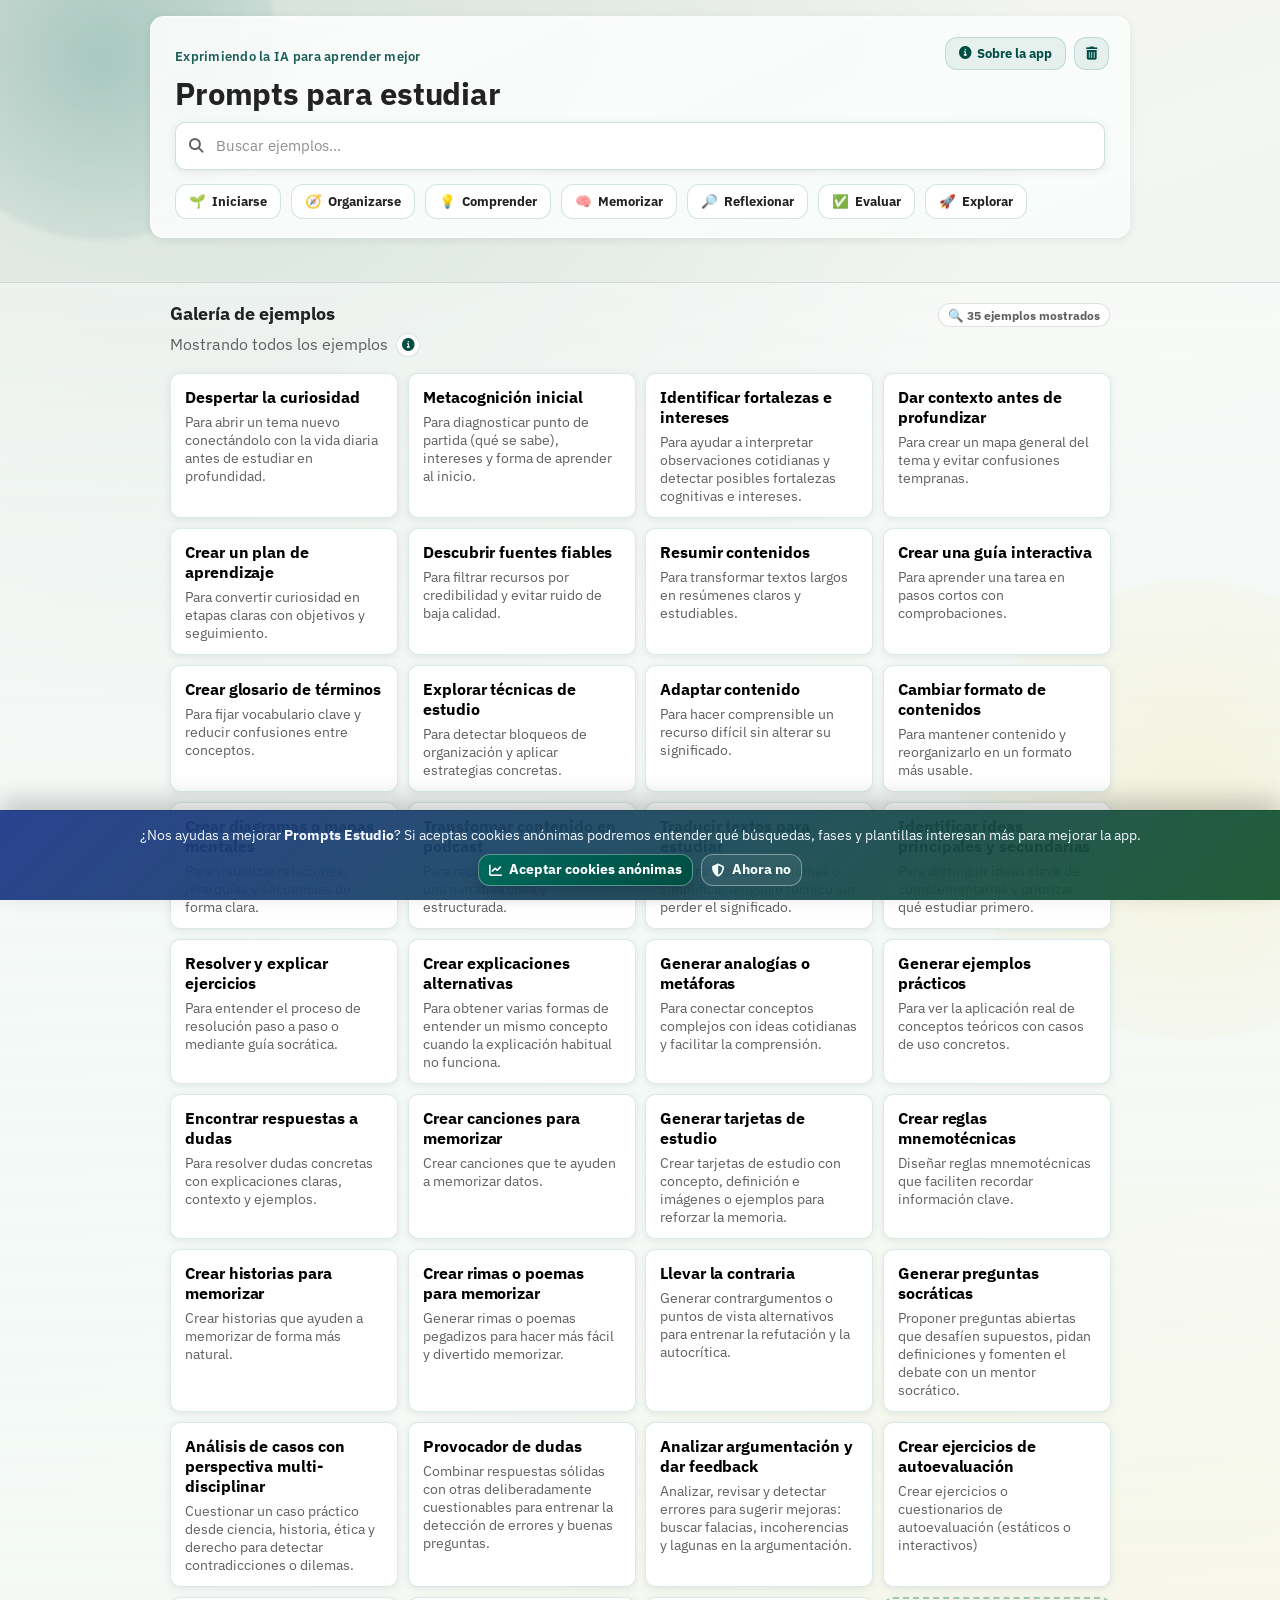
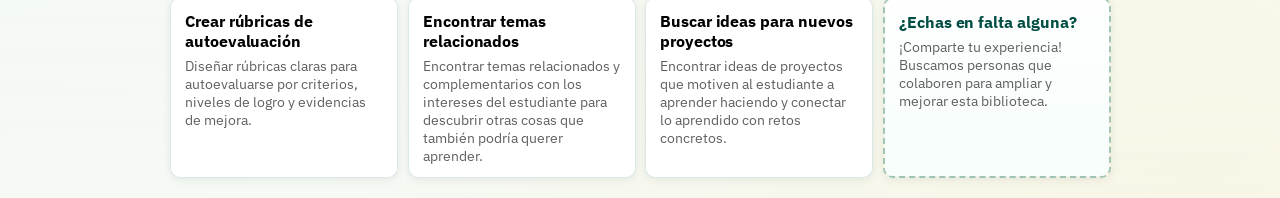
<file: index.html>
<!doctype html>
<html lang="es">
  <head>
    <meta charset="UTF-8" />
    <meta name="viewport" content="width=device-width, initial-scale=1.0" />
    <title>Redirigiendo a la app…</title>
    <meta http-equiv="refresh" content="0; url=app/" />
    <link rel="canonical" href="app/" />
    <script>
      window.location.replace("app/");
    </script>
  </head>
  <body>
    <p>
      Redirigiendo a <a href="app/">app/</a>...
    </p>
  </body>
</html>
</file>
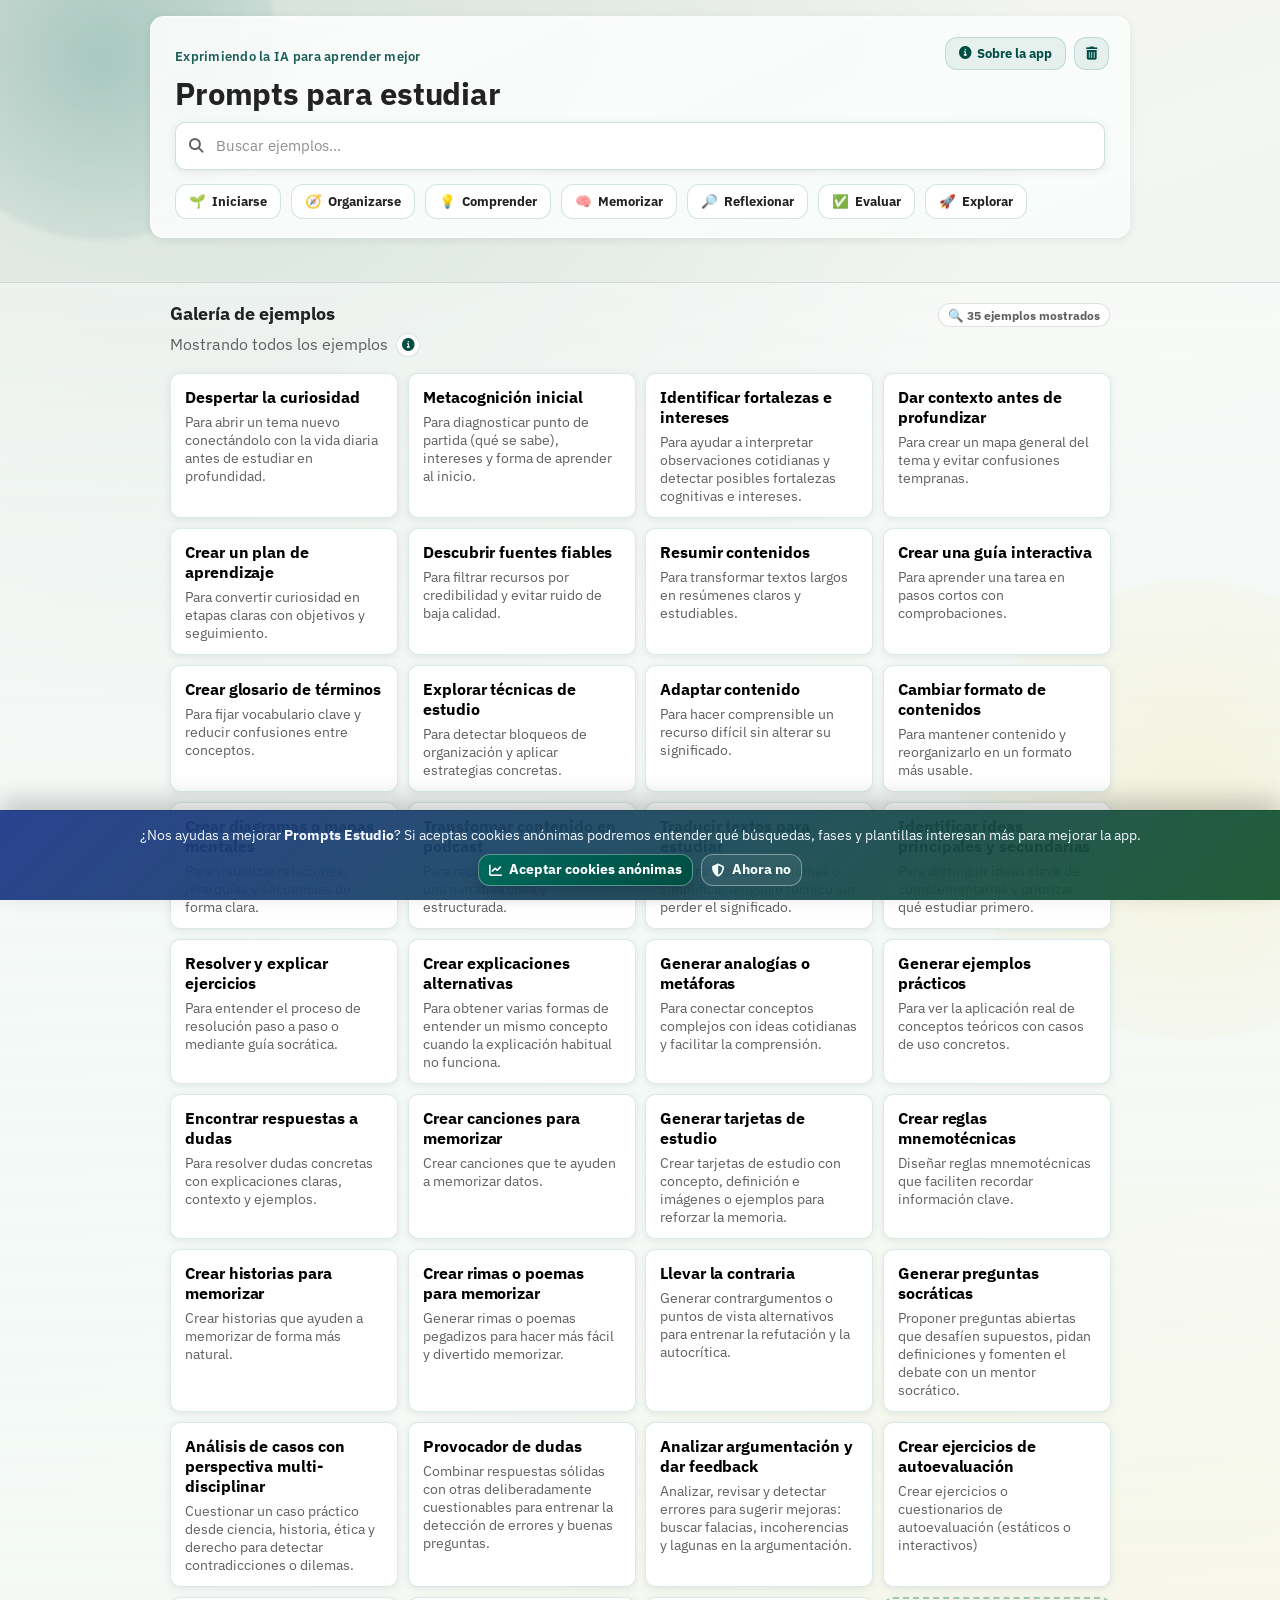
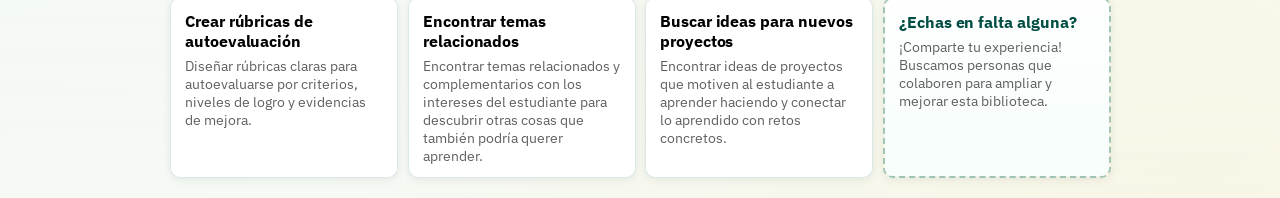
<file: app/index.html>
<!doctype html>
<html lang="es">
  <head>
    <meta charset="UTF-8" />
    <meta name="viewport" content="width=device-width, initial-scale=1.0" />
    <meta
      name="description"
      content="Biblioteca de prompts para estudiar con IA, organizada por fases del aprendizaje, con ejemplos prácticos para alumnado, familias y docentes."
    />
    <meta property="og:type" content="website" />
    <meta property="og:title" content="Prompts Estudio" />
    <meta
      property="og:description"
      content="Biblioteca de prompts para estudiar con IA, organizada por fases del aprendizaje, con ejemplos prácticos para alumnado, familias y docentes."
    />
    <meta
      property="og:image"
      content="https://www.rauljimenez.info/biblioteca-de-prompts-para-estudiar-con-ia/app/assets/social/og-image.jpg"
    />
    <meta property="og:image:width" content="1200" />
    <meta property="og:image:height" content="630" />
    <meta property="og:image:alt" content="Prompts Estudio: prompts para estudiar con IA por fases del aprendizaje." />
    <meta
      property="og:url"
      content="https://www.rauljimenez.info/biblioteca-de-prompts-para-estudiar-con-ia/app/"
    />
    <meta name="twitter:card" content="summary_large_image" />
    <meta name="twitter:title" content="Prompts Estudio" />
    <meta
      name="twitter:description"
      content="Biblioteca de prompts para estudiar con IA, organizada por fases del aprendizaje, con ejemplos prácticos para alumnado, familias y docentes."
    />
    <meta
      name="twitter:image"
      content="https://www.rauljimenez.info/biblioteca-de-prompts-para-estudiar-con-ia/app/assets/social/og-image.jpg"
    />
    <meta name="twitter:image:alt" content="Prompts Estudio: prompts para estudiar con IA por fases del aprendizaje." />
    <meta name="theme-color" content="#00695c" />
    <meta name="mobile-web-app-capable" content="yes" />
    <meta name="apple-mobile-web-app-capable" content="yes" />
    <meta name="apple-mobile-web-app-title" content="Prompts Estudio" />
    <title>Prompts Estudio</title>
    <link rel="manifest" href="manifest.webmanifest" />
    <link rel="icon" type="image/png" sizes="16x16" href="assets/icons/favicon-16.png" />
    <link rel="icon" type="image/png" sizes="32x32" href="assets/icons/favicon-32.png" />
    <link rel="apple-touch-icon" sizes="180x180" href="assets/icons/apple-touch-icon.png" />
    <link rel="preconnect" href="https://fonts.googleapis.com" />
    <link rel="preconnect" href="https://fonts.gstatic.com" crossorigin />
    <link href="https://fonts.googleapis.com/css2?family=IBM+Plex+Sans:wght@400;500;600;700&display=swap" rel="stylesheet" />
    <link
      rel="stylesheet"
      href="https://cdnjs.cloudflare.com/ajax/libs/font-awesome/6.7.2/css/all.min.css"
      integrity="sha512-Evv84Mr4kqVGRNSgIGL/F/aIDqQb7xQ2vcrdIwxfjThSH8CSR7PBEakCr51Ck+w+/U6swU2Im1vVX0SVk9ABhg=="
      crossorigin="anonymous"
      referrerpolicy="no-referrer"
    />
    <link rel="stylesheet" href="styles.css" />
  </head>
  <body>
    <div class="background-shape shape-a"></div>
    <div class="background-shape shape-b"></div>
    <div id="install-hello-bar" class="install-hello-bar hidden" role="region" aria-label="Instalar aplicación">
      <p id="install-hello-text">
        Puedes instalar <strong>Prompts Estudio</strong> para acceder más rápido desde tu dispositivo. Además,
        funcionará incluso sin conexión a Internet. Si cierras este aviso, podrás instalarla más tarde desde
        <strong>Sobre la app</strong>.
      </p>
      <div class="install-hello-actions">
        <button id="install-from-bar-button" class="install-primary-button" type="button">
          <i class="fa-solid fa-download icon-inline" aria-hidden="true"></i>
          Instalar app
        </button>
        <button id="install-hello-dismiss-button" class="install-ghost-button" type="button">
          <i class="fa-solid fa-xmark icon-inline" aria-hidden="true"></i>
          Cerrar aviso
        </button>
      </div>
    </div>
    <div id="update-hello-bar" class="update-hello-bar hidden" role="status" aria-live="polite">
      <p>
        Hay una nueva versión disponible. Actualiza para aplicar mejoras y cargar los últimos estilos.
      </p>
      <div class="update-hello-actions">
        <button id="update-now-button" class="install-primary-button" type="button">
          <i class="fa-solid fa-rotate-right icon-inline" aria-hidden="true"></i>
          Actualizar ahora
        </button>
        <button id="update-dismiss-button" class="install-ghost-button" type="button">
          <i class="fa-solid fa-xmark icon-inline" aria-hidden="true"></i>
          Más tarde
        </button>
      </div>
    </div>
    <div id="cookie-consent-bar" class="cookie-consent-bar hidden" role="region" aria-label="Cookies anónimas">
      <p>
        ¿Nos ayudas a mejorar <strong>Prompts Estudio</strong>? Si aceptas cookies anónimas podremos entender qué
        búsquedas, fases y plantillas interesan más para mejorar la app.
      </p>
      <div class="cookie-consent-actions">
        <button id="cookie-accept-button" class="install-primary-button" type="button">
          <i class="fa-solid fa-chart-line icon-inline" aria-hidden="true"></i>
          Aceptar cookies anónimas
        </button>
        <button id="cookie-reject-button" class="install-ghost-button" type="button">
          <i class="fa-solid fa-shield-halved icon-inline" aria-hidden="true"></i>
          Ahora no
        </button>
      </div>
    </div>

    <header class="hero">
      <div class="hero-actions">
        <button id="about-button" class="hero-action-link" type="button">
          <i class="fa-solid fa-circle-info icon-inline" aria-hidden="true"></i>
          Sobre la app
        </button>
        <button id="clear-data-button" class="hero-action-link hero-action-link--danger" type="button" aria-label="Gestionar datos guardados">
          <i class="fa-solid fa-trash-can" aria-hidden="true"></i>
        </button>
      </div>
      <p class="eyebrow">Exprimiendo la IA para aprender mejor</p>
      <h1><a class="home-link" href="./index.html">Prompts para estudiar</a></h1>
      <div class="search-bar">
        <i class="fa-solid fa-magnifying-glass search-bar-icon" aria-hidden="true"></i>
        <input
          id="search-input"
          class="search-input"
          type="search"
          placeholder="Buscar ejemplos…"
          aria-label="Buscar ejemplos"
          autocomplete="off"
        />
        <button id="search-clear" class="search-clear hidden" type="button" aria-label="Limpiar búsqueda">
          <i class="fa-solid fa-xmark" aria-hidden="true"></i>
        </button>
      </div>
      <div id="phase-radios" class="phase-radios" role="radiogroup" aria-label="Fase del aprendizaje"></div>
      <div class="phase-select-wrap">
        <label class="phase-select-label" for="phase-select">Fase del aprendizaje</label>
        <select id="phase-select" class="phase-select" aria-label="Fase del aprendizaje"></select>
      </div>
      <div id="search-phase-notice" class="search-phase-notice hidden" aria-live="polite"></div>
    </header>

    <main class="layout">
      <button
        id="panel-toggle-button"
        class="panel-toggle-button hidden"
        type="button"
        aria-expanded="true"
        aria-label="Ocultar panel"
        title="Ocultar panel"
      >
        <i class="fa-solid fa-xmark" aria-hidden="true"></i>
        <span class="sr-only">Ocultar panel</span>
      </button>

      <section id="panel-right" class="panel panel-right is-hidden">
        <article id="example-view" class="example-view">
          <h2>Selecciona un ejemplo</h2>
          <p>El detalle aparecerá aquí cuando pulses una tarjeta.</p>
        </article>

        <section id="detail-tabs" class="tabs-wrap hidden" aria-live="polite">
          <section id="tab-summary" class="tab-panel active"></section>

          <section id="summary-template" class="summary-template">
            <div class="editor-head">
              <h3>Plantilla editable</h3>
              <div class="editor-actions">
                <button id="wizard-toggle-button" class="wizard-toggle-button hidden" type="button">
                  <i class="fa-solid fa-wand-magic-sparkles icon-inline" aria-hidden="true"></i>
                  <span id="wizard-toggle-label">Activar modo guiado</span>
                </button>
                <button id="adjustments-toggle-button" class="wizard-toggle-button hidden" type="button">
                  <i class="fa-solid fa-sliders icon-inline" aria-hidden="true"></i>
                  <span>Ideas de personalización</span>
                </button>
              </div>
            </div>
            <section id="prompt-adjustments" class="prompt-adjustments hidden is-collapsed" aria-hidden="true"></section>
            <div id="wizard-panel" class="wizard-panel hidden" aria-live="polite">
              <div class="wizard-panel-actions">
                <button
                  id="clear-data-wizard-button"
                  class="wizard-clear-button"
                  type="button"
                  aria-label="Borrar datos guardados"
                  title="Borrar datos guardados"
                >
                  <i class="fa-solid fa-trash-can" aria-hidden="true"></i>
                  <span>Borrar datos</span>
                </button>
              </div>
              <div id="wizard-fields" class="wizard-fields"></div>
            </div>
            <textarea id="prompt-textarea" spellcheck="false"></textarea>
            <details id="chatbot-selector" class="chatbot-selector">
              <summary id="chatbot-selector-summary" class="chatbot-selector-summary">
                <span>
                  Chatbot seleccionado: <strong id="chatbot-selected-label">ChatGPT</strong>
                </span>
                <span class="chatbot-selector-change">Cambiar chatbot</span>
              </summary>
              <div id="chatbot-options" class="chatbot-options" role="radiogroup" aria-label="Selecciona un chatbot"></div>
            </details>
            <p id="chatbot-manual-help" class="chatbot-manual-help hidden">
              Este chatbot requiere pegado manual. Al pulsar el botón se abrirá su web y se intentará copiar la plantilla al portapapeles.
            </p>
            <button id="copy-button" type="button">
              <i class="fa-regular fa-copy icon-inline" aria-hidden="true"></i>
              <span id="copy-button-label">Abrir en ChatGPT</span>
            </button>
            <p id="copy-feedback" class="copy-feedback hidden" role="status" aria-live="polite"></p>
          </section>
        </section>

        <section id="collaboration-bar" class="collaboration-bar hidden" aria-label="Colaborar con mejoras">
          <details class="collab-socials">
            <summary class="collab-button">
              <i class="fa-regular fa-lightbulb icon-inline" aria-hidden="true"></i>
              Sugerir mejora
            </summary>
            <div id="collab-menu-links" class="collab-social-links"></div>
          </details>
          <details class="collab-socials">
            <summary class="collab-button">
              <i class="fa-solid fa-hashtag icon-inline" aria-hidden="true"></i>
              Compartir por redes sociales
            </summary>
            <div id="collab-social-links" class="collab-social-links"></div>
          </details>
        </section>
      </section>
    </main>

    <footer class="cards-footer-wrap">
      <div class="cards-footer-inner">
        <div class="gallery-head">
          <h2 id="gallery-title">Galería de ejemplos</h2>
          <span id="examples-count" class="examples-count" aria-live="polite"></span>
        </div>
        <p id="gallery-description" class="gallery-description" aria-live="polite"></p>
        
        <div id="example-cards-footer" class="cards cards-footer" aria-live="polite"></div>
      </div>
    </footer>

    <footer class="app-about-footer-mobile" aria-label="Información de la aplicación">
      <button id="about-button-mobile" class="app-about-footer-link" type="button">
        <i class="fa-solid fa-circle-info icon-inline" aria-hidden="true"></i>
        Sobre esta aplicación
      </button>
    </footer>

    <div id="about-modal" class="modal hidden" role="dialog" aria-modal="true" aria-labelledby="about-modal-title">
      <div class="modal-dialog">
        <div class="modal-head">
          <h2 id="about-modal-title">Sobre esta app</h2>
          <button id="about-close-button" class="modal-close" type="button" aria-label="Cerrar ventana">
            <i class="fa-solid fa-xmark" aria-hidden="true"></i>
          </button>
        </div>
        <div class="modal-body">
          <p><strong>Instrucciones</strong></p>
          <ol>
            <li>Elige una fase del aprendizaje (opcional)</li>
            <li>Selecciona un ejemplo</li>
            <li>Adapta la plantilla antes de copiarla en tu IA favorita</li>
          </ol>
          <p><strong>Origen del proyecto</strong></p>
          <p>
            Este proyecto ha sido creado originalmente por <a href="https://links.rauljimenez.info" target="_blank" rel="noopener noreferrer"></a>Raúl Jiménez Ortega</a>, motivado por la colaboración con el <a href="https://linktr.ee/podcastiayeducacion">Podcast IA y educación</a> y el <a href="https://www.ampanovaschoolalmeria.org/">AMPA de Novaschool Almería</a>.
          </p>
          <p>Ahora se buscan personas que quieran colaborar para mejorarlo y ampliarlo.</p>
          <p>Si te interesa o conoces a alguna personas que pueda estar interesada, no dudes en <a href="https://links.rauljimenez.info">ponerte en contacto</a>.</p>
          <p><strong>Instalar en móvil</strong></p>
          <p id="install-help-text">
            Puedes instalar la app en cualquier momento desde este botón. Si no está disponible todavía, aparecerá cuando el navegador lo permita.
          </p>
          <button id="install-from-modal-button" class="install-primary-button" type="button">Instalar Prompts Estudio</button>
          <p id="install-feedback" class="install-feedback hidden" role="status" aria-live="polite"></p>
          <p><strong>Privacidad y métricas</strong></p>
          <p>
            Puedes cambiar en cualquier momento tu preferencia de cookies anónimas para ayudarnos a mejorar la experiencia.
          </p>
          <button id="cookie-preferences-button" class="install-ghost-button modal-cookie-button" type="button">
            Cambiar preferencia de cookies
          </button>
        </div>
      </div>
    </div>

    <div id="unfilled-warning-modal" class="modal hidden" role="dialog" aria-modal="true" aria-labelledby="unfilled-warning-title">
      <div class="modal-dialog">
        <div class="modal-head">
          <h2 id="unfilled-warning-title">Plantilla sin personalizar</h2>
          <button id="unfilled-warning-close" class="modal-close" type="button" aria-label="Cerrar ventana">
            <i class="fa-solid fa-xmark" aria-hidden="true"></i>
          </button>
        </div>
        <div class="modal-body">
          <p>Esta plantilla todavía tiene <strong id="unfilled-count"></strong> sin rellenar. El chatbot intentará responder a la plantilla tal como está, lo que puede dar resultados genéricos.</p>
          <label class="wizard-skip-label">
            <input type="checkbox" id="unfilled-warning-skip-checkbox">
            No volver a mostrar este aviso
          </label>
          <div class="modal-footer-actions">
            <button id="unfilled-continue-editing" class="install-ghost-button" type="button">Seguir editando</button>
            <button id="unfilled-proceed" class="install-primary-button" type="button">Enviar de todas formas</button>
          </div>
        </div>
      </div>
    </div>

    <div id="clear-data-modal" class="modal hidden" role="dialog" aria-modal="true" aria-labelledby="clear-data-modal-title">
      <div class="modal-dialog">
        <div class="modal-head">
          <h2 id="clear-data-modal-title">Datos guardados en este dispositivo</h2>
          <button id="clear-data-close" class="modal-close" type="button" aria-label="Cerrar ventana">
            <i class="fa-solid fa-xmark" aria-hidden="true"></i>
          </button>
        </div>
        <div class="modal-body">
          <p>Para ahorrarte tiempo, la app recuerda automáticamente los campos que rellenas en el modo guiado. Así, si abres otra plantilla que tenga el mismo campo, lo encontrarás ya relleno.</p>
          <p><strong>Campos guardados actualmente:</strong></p>
          <ul id="clear-data-fields-list" class="saved-fields-list"></ul>
          <p class="clear-data-note clear-data-note--privacy">
            <i class="fa-solid fa-lock icon-inline" aria-hidden="true"></i>
            <strong>Solo en este dispositivo.</strong> Estos datos se guardan únicamente en esta aplicación y en este dispositivo. No se envían a ningún servidor ni se comparten con nadie.
          </p>
          <p class="clear-data-note clear-data-note--warning">
            <i class="fa-solid fa-circle-exclamation icon-inline" aria-hidden="true"></i>
            <strong>Si los eliminas,</strong> tendrás que volver a rellenar esos campos la próxima vez que uses el modo guiado.
          </p>
          <p id="clear-data-scope-note" class="clear-data-note clear-data-note--scope hidden"></p>
          <p id="clear-data-shared-note" class="clear-data-note clear-data-note--shared hidden"></p>
          <div class="modal-footer-actions">
            <button id="clear-data-cancel" class="install-ghost-button" type="button">Cancelar</button>
            <button id="clear-data-current" class="install-primary-button clear-data-confirm-btn clear-data-confirm-btn--soft hidden" type="button">
              <i class="fa-solid fa-eraser icon-inline" aria-hidden="true"></i>
              Solo esta plantilla
            </button>
            <button id="clear-data-confirm" class="install-primary-button clear-data-confirm-btn" type="button">
              <i class="fa-solid fa-trash-can icon-inline" aria-hidden="true"></i>
              Todas las plantillas
            </button>
          </div>
        </div>
      </div>
    </div>

    <script src="script.js" type="module"></script>
  </body>
</html>
</file>
<file: app/styles.css>
:root {
  --bg: #f8f5ef;
  --panel: rgba(255, 255, 255, 0.92);
  --surface: #ffffff;
  --surface-soft: #f6fbf9;
  --text: #222222;
  --muted: #5f5f5f;
  --brand: #00695c;
  --brand-strong: #004d43;
  --border: rgba(34, 34, 34, 0.13);
  --radius: 14px;
  --radius-sm: 8px;
  --radius-md: 10px;
  --radius-lg: 14px;
  --radius-pill: 12px;
  --shadow-1: 0 2px 8px rgba(0, 0, 0, 0.08);
  --shadow-2: 0 8px 24px rgba(0, 0, 0, 0.1);
  --shadow-3: 0 14px 34px rgba(0, 0, 0, 0.13);
  --focus-ring: 0 0 0 4px rgba(0, 105, 92, 0.16);
  --container-width: 980px;
}

* {
  box-sizing: border-box;
}

body {
  margin: 0;
  min-height: 100vh;
  font-family: "IBM Plex Sans", sans-serif;
  color: var(--text);
  background:
    radial-gradient(circle at 12% -6%, rgba(0, 105, 92, 0.15), rgba(0, 105, 92, 0) 42%),
    radial-gradient(circle at 94% 106%, rgba(244, 180, 0, 0.16), rgba(244, 180, 0, 0) 40%),
    linear-gradient(160deg, #f7f4ee 0%, #eef7f4 52%, #fffaf2 100%);
  position: relative;
  overflow-x: hidden;
  line-height: 1.5;
}

button,
input,
textarea,
select,
summary {
  font-family: inherit;
}

a,
button {
  transition: background-color 180ms ease, border-color 180ms ease, box-shadow 180ms ease, color 180ms ease, transform 180ms ease;
}

button:focus-visible,
input:focus-visible,
textarea:focus-visible,
select:focus-visible,
summary:focus-visible,
a:focus-visible {
  outline: none;
  box-shadow: var(--focus-ring);
}

.install-hello-bar {
  position: sticky;
  top: 0;
  z-index: 70;
  display: flex;
  align-items: center;
  justify-content: center;
  flex-direction: column;
  gap: 10px;
  padding: 12px 16px;
  border-bottom: 1px solid rgba(255, 255, 255, 0.32);
  background: linear-gradient(135deg, rgba(0, 105, 92, 0.98), rgba(0, 77, 67, 0.96));
  color: #f4fffb;
}

.update-hello-bar {
  position: sticky;
  top: 0;
  z-index: 69;
  display: flex;
  align-items: center;
  justify-content: center;
  flex-direction: column;
  gap: 10px;
  padding: 12px 16px;
  border-bottom: 1px solid rgba(0, 0, 0, 0.08);
  background: linear-gradient(135deg, rgba(225, 122, 0, 0.96), rgba(198, 93, 0, 0.95));
  color: #fff7ef;
}

.cookie-consent-bar {
  position: fixed;
  left: 0;
  right: 0;
  bottom: 0;
  z-index: 80;
  display: flex;
  align-items: center;
  justify-content: center;
  flex-direction: column;
  gap: 10px;
  padding: 14px 16px calc(14px + env(safe-area-inset-bottom));
  border-top: 1px solid rgba(0, 0, 0, 0.12);
  background: linear-gradient(135deg, rgba(30, 58, 138, 0.95), rgba(20, 83, 45, 0.94));
  box-shadow: 0 -10px 24px rgba(0, 0, 0, 0.2);
  color: #f4f9ff;
}

.install-hello-bar p {
  margin: 0;
  font-size: 0.9rem;
  line-height: 1.35;
  text-align: center;
}

.update-hello-bar p {
  margin: 0;
  font-size: 0.9rem;
  line-height: 1.35;
  text-align: center;
}

.cookie-consent-bar p {
  margin: 0;
  font-size: 0.9rem;
  line-height: 1.35;
  text-align: center;
}

.install-hello-actions {
  display: inline-flex;
  align-items: center;
  justify-content: center;
  width: 100%;
  gap: 8px;
  flex-wrap: wrap;
}

.update-hello-actions {
  display: inline-flex;
  align-items: center;
  justify-content: center;
  width: 100%;
  gap: 8px;
  flex-wrap: wrap;
}

.cookie-consent-actions {
  display: inline-flex;
  align-items: center;
  justify-content: center;
  width: 100%;
  gap: 8px;
  flex-wrap: wrap;
}

.install-primary-button,
.install-ghost-button {
  border-radius: var(--radius-pill);
  font: inherit;
  font-weight: 700;
  line-height: 1;
  padding: 10px 14px;
  cursor: pointer;
  display: inline-flex;
  align-items: center;
  justify-content: center;
  gap: 7px;
}

.install-primary-button {
  border: 1px solid rgba(255, 255, 255, 0.35);
  color: #ffffff;
  background: linear-gradient(135deg, var(--brand), var(--brand-strong));
  box-shadow: 0 8px 16px rgba(0, 0, 0, 0.18);
}

#cookie-accept-button,
#install-from-bar-button,
#cookie-reject-button,
#install-hello-dismiss-button {
  font-size: 0.86rem;
  padding: 8px 10px;
}

.install-primary-button:hover,
.install-primary-button:focus-visible {
  transform: translateY(-1px);
  box-shadow: 0 10px 20px rgba(0, 0, 0, 0.22);
}

.install-primary-button:disabled {
  opacity: 0.6;
  cursor: not-allowed;
}

.install-ghost-button {
  border: 1px solid rgba(255, 255, 255, 0.38);
  background: rgba(255, 255, 255, 0.06);
  color: #f6fffc;
}

.install-ghost-button:hover,
.install-ghost-button:focus-visible {
  background: rgba(255, 255, 255, 0.16);
}

.background-shape {
  position: fixed;
  z-index: -1;
  border-radius: 50%;
  filter: blur(2px);
}

.shape-a {
  width: 360px;
  height: 360px;
  top: -120px;
  left: -80px;
  background: radial-gradient(circle, rgba(0, 105, 92, 0.22), rgba(0, 105, 92, 0));
}

.shape-b {
  width: 460px;
  height: 460px;
  right: -140px;
  bottom: -140px;
  background: radial-gradient(circle, rgba(244, 180, 0, 0.2), rgba(244, 180, 0, 0));
}

.hero {
  max-width: var(--container-width);
  margin: 16px auto 18px;
  padding: 30px 24px 18px;
  animation: fade-slide 420ms ease-out;
  position: relative;
  border: 1px solid rgba(255, 255, 255, 0.65);
  border-radius: var(--radius-lg);
  background: linear-gradient(155deg, rgba(255, 255, 255, 0.86), rgba(247, 252, 250, 0.88));
  box-shadow: var(--shadow-1);
  backdrop-filter: blur(10px);
}

.hero-actions {
  position: absolute;
  top: 20px;
  right: 20px;
  display: flex;
  align-items: center;
  gap: 8px;
}

.hero-action-link {
  border: 1px solid rgba(0, 105, 92, 0.18);
  border-radius: var(--radius-pill);
  background: rgba(0, 105, 92, 0.08);
  color: var(--brand-strong);
  font: inherit;
  font-size: 0.82rem;
  font-weight: 700;
  line-height: 1;
  padding: 9px 13px;
  cursor: pointer;
  display: inline-flex;
  align-items: center;
  gap: 6px;
}

.hero-action-link:hover,
.hero-action-link:focus-visible {
  border-color: var(--brand);
  background: rgba(0, 105, 92, 0.14);
  box-shadow: 0 6px 16px rgba(0, 105, 92, 0.2);
}

.panel-toggle-button {
  position: absolute;
  top: 12px;
  right: 12px;
  z-index: 55;
  width: 40px;
  height: 40px;
  border: 1px solid rgba(0, 105, 92, 0.22);
  border-radius: var(--radius-pill);
  background: rgba(255, 255, 255, 0.98);
  color: var(--brand-strong);
  font-size: 1rem;
  display: inline-flex;
  align-items: center;
  justify-content: center;
  cursor: pointer;
  box-shadow: var(--shadow-2);
}

.panel-toggle-button:hover,
.panel-toggle-button:focus-visible {
  border-color: var(--brand);
  color: var(--brand);
  box-shadow: var(--shadow-3);
}

.panel-toggle-button[aria-expanded="false"] {
  color: var(--text);
  background: rgba(255, 255, 255, 0.9);
}

.sr-only {
  position: absolute;
  width: 1px;
  height: 1px;
  padding: 0;
  margin: -1px;
  overflow: hidden;
  clip: rect(0, 0, 0, 0);
  white-space: nowrap;
  border: 0;
}

.eyebrow {
  margin: 0;
  font-family: "IBM Plex Sans", sans-serif;
  font-size: 0.82rem;
  text-transform: none;
  letter-spacing: 0.02em;
  color: rgba(0, 77, 67, 0.9);
  font-weight: 600;
}

h1 {
  margin: 10px 0;
  font-family: "IBM Plex Sans", sans-serif;
  font-size: clamp(1.8rem, 2.4vw, 2.7rem);
  line-height: 1.08;
  font-weight: 700;
  letter-spacing: -0.005em;
}

.home-link {
  color: inherit;
  text-decoration: none;
}

.home-link:hover,
.home-link:focus-visible {
  text-decoration: underline;
}

.search-bar {
  position: relative;
  margin-top: 12px;
  /* max-width: 480px; */
}

.search-bar-icon {
  position: absolute;
  top: 50%;
  left: 14px;
  transform: translateY(-50%);
  color: var(--muted);
  font-size: 0.9rem;
  pointer-events: none;
}

.search-input {
  width: 100%;
  border: 1px solid rgba(0, 105, 92, 0.2);
  border-radius: var(--radius-md);
  background: var(--surface);
  font: inherit;
  font-size: 0.94rem;
  padding: 12px 44px 12px 40px;
  color: var(--text);
  box-shadow: var(--shadow-1);
}

.search-input::placeholder {
  color: var(--muted);
  opacity: 0.7;
}

.search-input:focus {
  border-color: var(--brand);
  background: #fff;
}

.search-clear {
  position: absolute;
  top: 50%;
  right: 8px;
  transform: translateY(-50%);
  width: 28px;
  height: 28px;
  border: none;
  border-radius: 999px;
  background: transparent;
  color: var(--muted);
  font-size: 0.85rem;
  display: inline-flex;
  align-items: center;
  justify-content: center;
  cursor: pointer;
  padding: 0;
}

.search-clear:hover,
.search-clear:focus-visible {
  background: rgba(0, 105, 92, 0.12);
  color: var(--brand-strong);
}

.search-no-results {
  grid-column: 1 / -1;
  text-align: center;
  padding: 32px 16px;
  color: var(--muted);
  font-size: 0.95rem;
  line-height: 1.5;
}

.search-no-results-button {
  border: 1px solid var(--border);
  border-radius: var(--radius-pill);
  background: var(--surface);
  color: var(--brand-strong);
  font: inherit;
  font-size: 0.86rem;
  font-weight: 700;
  padding: 9px 14px;
  margin-top: 10px;
  cursor: pointer;
  display: inline-flex;
  align-items: center;
  gap: 6px;
}

.search-no-results-button:hover,
.search-no-results-button:focus-visible {
  border-color: var(--brand);
  background: rgba(0, 105, 92, 0.08);
  box-shadow: var(--shadow-1);
}

.subtitle,
.gallery-description {
  margin: 0;
  /* max-width: 760px; */
  color: var(--muted);
  margin-bottom: 1rem;
}

.gallery-description {
  margin-top: 4px;
}

.phase-radios {
  margin-top: 14px;
  display: flex;
  flex-wrap: wrap;
  gap: 10px;
}

.phase-select-wrap {
  display: none;
  margin-top: 12px;
}

.search-phase-notice {
  margin-top: 12px;
  border: 1px solid rgba(0, 105, 92, 0.28);
  border-radius: var(--radius-md);
  background: linear-gradient(145deg, rgba(0, 105, 92, 0.1), rgba(0, 105, 92, 0.05));
  padding: 12px 14px;
  display: flex;
  align-items: center;
  justify-content: space-between;
  gap: 10px;
  flex-wrap: wrap;
}

.search-phase-notice p {
  margin: 0;
  font-size: 0.88rem;
  color: var(--brand-strong);
}

.search-phase-notice-button {
  border: 1px solid rgba(0, 105, 92, 0.26);
  border-radius: var(--radius-pill);
  background: var(--surface);
  color: var(--brand-strong);
  font: inherit;
  font-size: 0.82rem;
  font-weight: 700;
  padding: 8px 12px;
  cursor: pointer;
  display: inline-flex;
  align-items: center;
  gap: 6px;
}

.search-phase-notice-button:hover,
.search-phase-notice-button:focus-visible {
  border-color: var(--brand);
  background: rgba(0, 105, 92, 0.08);
  box-shadow: var(--shadow-1);
}

.phase-select-label {
  display: block;
  font-size: 0.85rem;
  font-weight: 700;
  color: var(--muted);
  margin-bottom: 6px;
}

.phase-select {
  width: 100%;
  border: 1px solid rgba(0, 105, 92, 0.2);
  border-radius: var(--radius-md);
  background: var(--surface);
  font: inherit;
  font-weight: 700;
  padding: 11px 12px;
  color: var(--text);
  box-shadow: var(--shadow-1);
}

.phase-option {
  position: relative;
}

.phase-option input {
  position: absolute;
  opacity: 0;
  pointer-events: none;
}

.phase-option label {
  position: relative;
  display: inline-flex;
  align-items: center;
  gap: 6px;
  border: 1px solid rgba(0, 105, 92, 0.18);
  border-radius: var(--radius-pill);
  padding: 8px 13px;
  background: rgba(255, 255, 255, 0.88);
  cursor: pointer;
  font-weight: 700;
  font-size: 0.84rem;
  line-height: 1.2;
  overflow: hidden;
  isolation: isolate;
}

.phase-option label:hover {
  border-color: rgba(0, 105, 92, 0.5);
  box-shadow: var(--shadow-1);
}

.phase-option label::after {
  content: "";
  position: absolute;
  inset: -2px auto -2px -35%;
  width: 34%;
  background: linear-gradient(
    105deg,
    rgba(255, 255, 255, 0) 0%,
    rgba(255, 255, 255, 0.24) 45%,
    rgba(255, 255, 255, 0) 100%
  );
  transform: translateX(-125%) skewX(-20deg);
  pointer-events: none;
  opacity: 0;
}

.phase-option label:hover::after,
.phase-option label:focus-visible::after {
  opacity: 1;
  animation: phase-reflect 620ms cubic-bezier(0.2, 0, 0, 1);
}

.phase-option input:checked + label {
  border-color: var(--brand);
  background: rgba(0, 105, 92, 0.16);
  color: var(--brand-strong);
}

.layout {
  max-width: var(--container-width);
  margin: 0 auto;
  padding: 0 0 26px;
  position: relative;
  transition: padding 260ms ease;
}

.layout.is-empty {
  padding-top: 0;
  padding-bottom: 0;
}

.panel {
  background: var(--panel);
  backdrop-filter: blur(8px);
  border: 1px solid rgba(255, 255, 255, 0.58);
  border-radius: var(--radius);
  box-shadow: var(--shadow-2);
}

.panel-right {
  padding: 20px;
  display: flex;
  flex-direction: column;
  gap: 18px;
  overflow: visible;
  position: relative;
  z-index: 5;
  max-height: 2400px;
  opacity: 1;
  transform: translateY(0) scale(1);
  transform-origin: top center;
  transition:
    max-height 360ms cubic-bezier(0.2, 0, 0, 1),
    opacity 260ms ease,
    transform 300ms cubic-bezier(0.2, 0, 0, 1),
    padding-top 260ms ease,
    padding-bottom 260ms ease,
    gap 260ms ease,
    border-color 220ms ease,
    box-shadow 260ms ease;
}

.panel-right.is-hidden {
  max-height: 0;
  overflow: hidden;
  opacity: 0;
  transform: translateY(-10px) scale(0.985);
  padding-top: 0;
  padding-bottom: 0;
  gap: 0;
  border-width: 0;
  border-color: transparent;
  box-shadow: none;
  pointer-events: none;
}

.example-view {
  border: 1px solid rgba(0, 105, 92, 0.14);
  border-radius: var(--radius-md);
  padding: 18px;
  background: linear-gradient(170deg, #ffffff 0%, #f8fcfb 100%);
  box-shadow: var(--shadow-1);
  animation: panel-content-enter 260ms cubic-bezier(0.2, 0, 0, 1);
}

.example-view h2 {
  margin: 0 0 8px;
  font-family: "IBM Plex Sans", sans-serif;
  font-weight: 700;
}

.example-view-head {
  display: flex;
  align-items: flex-start;
  gap: 12px;
}

.example-view-text {
  min-width: 0;
}

.example-view-text p {
  margin: 0;
}

.example-view-thumb {
  width: 132px;
  flex: 0 0 132px;
  aspect-ratio: 1408 / 768;
  display: block;
  object-fit: cover;
  object-position: center center;
  border-radius: 10px;
  border: 1px solid var(--border);
}

.tabs-wrap {
  border: 1px solid rgba(0, 105, 92, 0.14);
  border-radius: var(--radius-md);
  background: linear-gradient(170deg, #ffffff 0%, #f7fbfa 100%);
  padding: 14px;
  box-shadow: var(--shadow-1);
  animation: fade-slide 280ms ease;
}

.hidden {
  display: none;
}

.tabs {
  display: flex;
  gap: 8px;
  margin-bottom: 10px;
  flex-wrap: wrap;
}

.tab-button {
  border: 1px solid rgba(0, 105, 92, 0.14);
  border-radius: var(--radius-pill);
  padding: 7px 12px;
  background: rgba(255, 255, 255, 0.84);
  font: inherit;
  font-size: 0.84rem;
  font-weight: 700;
  line-height: 1.15;
  cursor: pointer;
  display: inline-flex;
  align-items: center;
  gap: 6px;
}

.tab-button.active {
  border-color: var(--brand);
  background: rgba(0, 105, 92, 0.14);
  color: var(--brand-strong);
}

.tab-panel {
  display: none;
}

.tab-panel.active {
  display: block;
  animation: tab-panel-enter 220ms cubic-bezier(0.2, 0, 0, 1);
}

.tab-panel h3 {
  margin: 0 0 6px;
  font-size: 1rem;
}

.tab-panel ul {
  margin: 6px 0 0;
  padding-left: 18px;
}

.tab-panel p {
  margin: 6px 0;
}

.summary-block {
  border: 1px solid rgba(0, 105, 92, 0.16);
  border-radius: var(--radius-md);
  background: rgba(255, 255, 255, 0.8);
  overflow: hidden;
}

.summary-block + .summary-block {
  margin-top: 10px;
}

.summary-block-toggle {
  list-style: none;
  cursor: pointer;
  padding: 10px 12px;
  font-size: 0.95rem;
  font-weight: 700;
  color: var(--brand-strong);
}

.summary-block-toggle::-webkit-details-marker {
  display: none;
}

.summary-block-toggle::after {
  content: "▾";
  float: right;
  font-size: 0.78rem;
  margin-top: 2px;
  opacity: 0.8;
  transition: transform 160ms ease;
}

.summary-block[open] .summary-block-toggle::after {
  transform: rotate(180deg);
}

.summary-block-content {
  padding: 0 12px 12px;
}

.summary-template {
  margin-top: 14px;
  padding-top: 14px;
  border-top: 1px solid rgba(0, 105, 92, 0.16);
}

.editor-head {
  display: flex;
  justify-content: space-between;
  align-items: center;
  gap: 10px;
  margin-bottom: 8px;
}

.editor-head h3 {
  margin: 0;
}

.editor-actions {
  display: inline-flex;
  align-items: center;
  justify-content: flex-end;
  flex-wrap: wrap;
  gap: 8px;
}

.chatbot-selector {
  margin-top: 12px;
  border: 1px solid rgba(0, 105, 92, 0.16);
  border-radius: var(--radius-md);
  background: #fcfffe;
  box-shadow: inset 0 1px 0 rgba(255, 255, 255, 0.5);
}

.chatbot-selector-summary {
  list-style: none;
  cursor: pointer;
  padding: 10px 12px;
  display: flex;
  align-items: center;
  justify-content: space-between;
  gap: 8px;
  font-size: 0.86rem;
  font-weight: 600;
}

.chatbot-selector-summary::-webkit-details-marker {
  display: none;
}

.chatbot-selector-change {
  color: var(--brand-strong);
  font-size: 0.8rem;
  font-weight: 700;
}

.chatbot-options {
  padding: 0 12px 12px;
  display: grid;
  gap: 8px;
  grid-template-columns: repeat(auto-fit, minmax(160px, 1fr));
}

.chatbot-option {
  border: 1px solid rgba(0, 105, 92, 0.15);
  border-radius: var(--radius-sm);
  padding: 9px 10px;
  display: flex;
  align-items: center;
  gap: 8px;
  font-size: 0.85rem;
  font-weight: 600;
  background: var(--surface);
}

.chatbot-option-auto {
  border-left: 3px solid #1a8f4f;
}

.chatbot-option-manual {
  border-left: 3px solid #d04f3f;
}

.chatbot-option input {
  margin: 0;
}

.chatbot-manual-help {
  margin: 10px 0 0;
  padding: 9px 11px;
  font-size: 0.84rem;
  border-radius: var(--radius-sm);
  border: 1px solid rgba(208, 79, 63, 0.3);
  background: rgba(208, 79, 63, 0.08);
}

.chatbot-manual-help.is-warning {
  border-color: rgba(208, 79, 63, 0.5);
  background: rgba(208, 79, 63, 0.14);
  color: #8a2b20;
  font-weight: 600;
  display: flex;
  align-items: flex-start;
  gap: 6px;
}

.chatbot-manual-help-link {
  margin-left: 4px;
  color: #7a1f17;
  text-decoration: underline;
  font-weight: 700;
}

.chatbot-manual-help-link:hover,
.chatbot-manual-help-link:focus-visible {
  color: #5f1711;
}

button#copy-button {
  margin-top: 12px;
  width: 100%;
  border: 1px solid rgba(0, 77, 67, 0.16);
  border-radius: var(--radius-md);
  padding: 10px 12px;
  font: inherit;
  font-size: 0.9rem;
  font-weight: 700;
  line-height: 1.1;
  color: #fff;
  background: linear-gradient(135deg, var(--brand) 0%, #00897b 100%);
  cursor: pointer;
  display: inline-flex;
  align-items: center;
  justify-content: center;
  gap: 6px;
  box-shadow: 0 8px 20px rgba(0, 105, 92, 0.24);
}

button#copy-button:hover,
button#copy-button:focus-visible {
  transform: translateY(-1px);
  box-shadow: 0 12px 24px rgba(0, 105, 92, 0.28);
  filter: saturate(1.04);
}

#prompt-textarea {
  width: 100%;
  min-height: 280px;
  resize: vertical;
  overflow-y: hidden;
  border: 1px solid rgba(0, 105, 92, 0.18);
  border-radius: var(--radius-md);
  padding: 14px;
  font-family: ui-monospace, SFMono-Regular, Menlo, monospace;
  font-size: 0.92rem;
  line-height: 1.5;
  background: rgba(255, 255, 255, 0.92);
  box-shadow: inset 0 1px 2px rgba(0, 0, 0, 0.06);
}

.prompt-adjustments {
  margin: 2px 0 12px;
  padding-top: 10px;
  border-top: 1px solid var(--border);
  overflow: hidden;
  max-height: 520px;
  opacity: 1;
  transform: translateY(0);
  transition: max-height 240ms ease, opacity 220ms ease, transform 220ms ease, margin-bottom 220ms ease;
}

.prompt-adjustments.is-collapsed {
  max-height: 0;
  opacity: 0;
  transform: translateY(-4px);
  margin-bottom: 0;
  pointer-events: none;
}

.prompt-adjustments h3 {
  margin: 0 0 6px;
}

.copy-feedback {
  margin: 6px 0 8px;
  color: var(--brand-strong);
  font-weight: 600;
}

.collaboration-bar {
  margin-top: auto;
  border: 1px solid rgba(0, 105, 92, 0.16);
  border-radius: var(--radius-md);
  background: linear-gradient(170deg, #ffffff 0%, #f5fcf9 100%);
  padding: 12px;
  display: flex;
  align-items: center;
  justify-content: center;
  gap: 10px;
  flex-wrap: wrap;
  box-shadow: var(--shadow-1);
  animation: panel-content-enter 320ms cubic-bezier(0.2, 0, 0, 1);
}

.collab-button {
  border: 1px solid rgba(0, 105, 92, 0.16);
  border-radius: var(--radius-pill);
  background: var(--surface);
  color: var(--text);
  text-decoration: none;
  font: inherit;
  font-weight: 700;
  font-size: 0.9rem;
  line-height: 1;
  padding: 10px 13px;
  cursor: pointer;
  display: inline-flex;
  align-items: center;
  justify-content: center;
  gap: 7px;
}

.collab-button:hover,
.collab-button:focus-visible {
  border-color: var(--brand);
  background: rgba(0, 105, 92, 0.08);
  box-shadow: var(--shadow-1);
}

.collab-button[aria-disabled="true"] {
  opacity: 0.56;
  pointer-events: none;
}

.collab-socials {
  position: relative;
}

.collab-socials summary {
  list-style: none;
}

.collab-socials summary::-webkit-details-marker {
  display: none;
}

.collab-social-links {
  position: absolute;
  top: calc(100% + 8px);
  left: 50%;
  transform: translateX(-50%);
  z-index: 80;
  min-width: 220px;
  padding: 8px;
  border-radius: var(--radius-md);
  border: 1px solid var(--border);
  background: #fff;
  box-shadow: var(--shadow-2);
  display: grid;
  gap: 6px;
}

.collab-social-link {
  border: 1px solid rgba(0, 105, 92, 0.14);
  border-radius: var(--radius-sm);
  padding: 8px 10px;
  color: var(--text);
  text-decoration: none;
  font-size: 0.86rem;
  font-weight: 700;
  display: inline-flex;
  align-items: center;
  gap: 7px;
}

.collab-social-link:hover,
.collab-social-link:focus-visible {
  border-color: var(--brand);
  background: rgba(0, 105, 92, 0.08);
}

.collab-social-empty {
  margin: 0;
  font-size: 0.82rem;
  color: var(--muted);
}

.icon-inline {
  font-size: 0.95em;
  line-height: 1;
}

.cards {
  display: grid;
  gap: 10px;
  align-items: stretch;
}

.card {
  border: 1px solid rgba(0, 105, 92, 0.14);
  border-radius: var(--radius-md);
  background: var(--surface);
  text-align: left;
  padding: 0;
  overflow: hidden;
  cursor: pointer;
  height: 100%;
  display: flex;
  flex-direction: column;
  box-shadow: var(--shadow-1);
  transition:
    transform 220ms cubic-bezier(0.2, 0, 0, 1),
    box-shadow 220ms ease,
    border-color 200ms ease,
    filter 180ms ease,
    opacity 180ms ease;
  contain: layout paint style;
  content-visibility: auto;
  contain-intrinsic-size: 0 240px;
}

.card-enter {
  animation: card-enter 320ms cubic-bezier(0.2, 0, 0, 1) both;
  animation-delay: calc(var(--card-stagger-index, 0) * 24ms);
}

.card:hover,
.card:focus-visible,
.card.active {
  border-color: var(--brand);
  transform: translateY(-2px) scale(1.01);
  box-shadow: 0 14px 28px rgba(0, 105, 92, 0.18);
}

.card.is-under-construction {
  opacity: 0.62;
  filter: grayscale(0.95);
  cursor: not-allowed;
}

.card.is-under-construction:hover,
.card.is-under-construction:focus-visible,
.card.is-under-construction.active {
  border-color: var(--border);
  box-shadow: none;
  outline: none;
}

.card-special {
  border-style: dashed;
  border-width: 2px;
  border-color: rgba(0, 105, 92, 0.34);
  background: linear-gradient(180deg, rgba(0, 105, 92, 0.03), rgba(244, 180, 0, 0.04));
}

.card-special:hover,
.card-special:focus-visible,
.card-special.active {
  border-color: rgba(0, 105, 92, 0.62);
  box-shadow: 0 12px 26px rgba(0, 105, 92, 0.16);
}

.card-special .card-body {
  background: linear-gradient(180deg, rgba(255, 255, 255, 0.96), rgba(246, 253, 251, 0.96));
}

.card-special .card-title {
  color: var(--brand-strong);
}

.card-special .card-chip {
  border-color: rgba(0, 105, 92, 0.3);
  color: var(--brand-strong);
  background: rgb(255 255 255 / 67%);
}

.card-media {
  position: relative;
  aspect-ratio: 1 / 1;
  min-height: 0;
  height: auto;
  overflow: hidden;
  display: flex;
  align-items: center;
  justify-content: center;
  font-size: 0.85rem;
  font-weight: 700;
  color: #4e4e4e;
  background: linear-gradient(135deg, #f0f0f0 0%, #dedede 100%);
  border-bottom: 1px solid rgba(0, 105, 92, 0.12);
  background-repeat: no-repeat;
  background-size: cover;
  background-position: center center;
}

/* Some generated images include internal empty bands; this zooms the image layer only. */
.card-media-tight-image {
  background-size: cover, 100% auto;
  background-position: center center, center center;
}

.card-body {
  padding: 12px 14px;
  flex: 1;
}

.card-chip {
  display: inline-flex;
  align-items: center;
  border: 1px solid rgba(0, 105, 92, 0.2);
  border-radius: var(--radius-pill);
  padding: 4px 9px;
  font-size: 0.74rem;
  font-weight: 700;
  color: var(--muted);
  margin-bottom: 8px;
  background: rgba(255, 255, 255, 0.85);
}

.card-chip-overlay {
  position: absolute;
  top: 8px;
  right: 8px;
  margin: 0;
  border-color: rgba(0, 0, 0, 0.12);
  background: rgba(255, 255, 255, 0.92);
  color: #4a4a4a;
}

.card-title {
  margin: 0;
  font-family: "IBM Plex Sans", sans-serif;
  font-size: 1rem;
  font-weight: 700;
  letter-spacing: -0.004em;
}

.card-summary {
  margin: 6px 0 0;
  color: var(--muted);
  font-size: 0.87rem;
}

.cards-footer-wrap {
  border-top: 1px solid var(--border);
  background: linear-gradient(180deg, rgba(255, 255, 255, 0.4), rgba(243, 250, 247, 0.58));
}

.cards-footer-inner {
  max-width: var(--container-width);
  margin: 0 auto;
  padding: 20px;
}

.gallery-head {
  display: flex;
  align-items: baseline;
  justify-content: space-between;
  gap: 10px;
}

#gallery-title {
  margin: 0;
  font-size: 1.1rem;
  line-height: 1.2;
}

.examples-count {
  margin: 0;
  color: var(--muted);
  font-size: 0.78rem;
  font-weight: 700;
  line-height: 1;
  white-space: nowrap;
  border: 1px solid var(--border);
  border-radius: var(--radius-pill);
  background: rgba(255, 255, 255, 0.8);
  padding: 5px 9px;
}

.gallery-description {
  margin-top: 6px;
  display: inline-flex;
  align-items: center;
  flex-wrap: wrap;
  gap: 8px;
}

.phase-filter-hint {
  line-height: 1.35;
}

.phase-filter-tooltip-wrap {
  position: relative;
  display: inline-flex;
  align-items: center;
}

.phase-filter-tooltip-trigger {
  width: 24px;
  height: 24px;
  border: 1px solid var(--border);
  border-radius: var(--radius-pill);
  background: rgba(255, 255, 255, 0.9);
  color: var(--brand-strong);
  display: inline-flex;
  align-items: center;
  justify-content: center;
  cursor: pointer;
  padding: 0;
  transition: border-color 180ms ease, color 180ms ease, box-shadow 180ms ease;
}

.phase-filter-tooltip-trigger:hover,
.phase-filter-tooltip-trigger:focus-visible {
  border-color: var(--brand);
  color: var(--brand);
  box-shadow: var(--shadow-1);
}

.phase-filter-tooltip {
  position: absolute;
  top: calc(100% + 8px);
  left: 50%;
  transform: translate(-50%, -4px);
  min-width: 220px;
  max-width: 300px;
  padding: 9px 10px;
  border: 1px solid var(--border);
  border-radius: var(--radius-md);
  background: rgba(255, 255, 255, 0.98);
  color: var(--text);
  font-size: 0.8rem;
  line-height: 1.35;
  box-shadow: var(--shadow-2);
  opacity: 0;
  pointer-events: none;
  z-index: 20;
  transition: opacity 160ms ease, transform 160ms ease;
}

.phase-filter-tooltip-wrap:hover .phase-filter-tooltip,
.phase-filter-tooltip-wrap:focus-within .phase-filter-tooltip,
.phase-filter-tooltip-wrap.is-open .phase-filter-tooltip {
  opacity: 1;
  pointer-events: auto;
  transform: translate(-50%, 0);
}

@media (max-width: 640px) {
  .gallery-head {
    align-items: flex-start;
    flex-direction: column;
    gap: 6px;
  }

  .examples-count {
    font-size: 0.74rem;
    padding: 4px 8px;
  }

  .phase-filter-tooltip {
    left: auto;
    right: 0;
    transform: translate(0, -4px);
    min-width: min(260px, calc(100vw - 40px));
    max-width: min(300px, calc(100vw - 40px));
  }

  .phase-filter-tooltip-wrap:hover .phase-filter-tooltip,
  .phase-filter-tooltip-wrap:focus-within .phase-filter-tooltip,
  .phase-filter-tooltip-wrap.is-open .phase-filter-tooltip {
    transform: translate(0, 0);
  }
}

.cards-footer {
  grid-template-columns: repeat(4, minmax(0, 1fr));
}

#example-cards-footer {
  view-transition-name: cards-grid;
}

.app-about-footer-mobile {
  display: none;
}

.app-about-footer-link {
  border: 0;
  background: transparent;
  color: var(--brand-strong);
  font: inherit;
  font-size: 0.86rem;
  font-weight: 600;
  text-decoration: underline;
  text-underline-offset: 0.18em;
  padding: 0;
  cursor: pointer;
  display: inline-flex;
  align-items: center;
  gap: 6px;
}

.app-about-footer-link:hover,
.app-about-footer-link:focus-visible {
  color: var(--brand);
  outline: none;
}

.modal {
  position: fixed;
  inset: 0;
  z-index: 60;
  background: rgba(22, 27, 30, 0.5);
  display: flex;
  align-items: center;
  justify-content: center;
  padding: 20px;
  opacity: 0;
  transition: opacity 220ms ease;
}

.modal.hidden {
  display: none;
}

.modal.is-open {
  opacity: 1;
}

.modal-dialog {
  width: min(640px, 100%);
  max-height: calc(100vh - 40px);
  overflow-y: auto;
  border: 1px solid rgba(0, 105, 92, 0.16);
  border-radius: var(--radius-lg);
  background: linear-gradient(170deg, #ffffff 0%, #f7fbfa 100%);
  box-shadow: var(--shadow-3);
  opacity: 0;
  transform: translateY(10px) scale(0.985);
  transition: transform 240ms cubic-bezier(0.2, 0, 0, 1), opacity 220ms ease;
}

.modal.is-open .modal-dialog {
  opacity: 1;
  transform: translateY(0) scale(1);
}

.modal-head {
  display: flex;
  align-items: center;
  justify-content: space-between;
  gap: 12px;
  padding: 16px 18px;
  border-bottom: 1px solid rgba(0, 105, 92, 0.12);
}

.modal-head h2 {
  margin: 0;
  font-family: "IBM Plex Sans", sans-serif;
  font-size: 1.2rem;
  font-weight: 700;
}

.modal-close {
  border: 1px solid rgba(0, 105, 92, 0.18);
  border-radius: var(--radius-pill);
  background: #fff;
  color: var(--text);
  font: inherit;
  font-size: 1rem;
  width: 36px;
  height: 36px;
  display: inline-flex;
  align-items: center;
  justify-content: center;
  cursor: pointer;
}

.modal-close:hover,
.modal-close:focus-visible {
  border-color: var(--brand);
  background: rgba(0, 105, 92, 0.08);
}

.modal-body {
  padding: 16px 18px 20px;
}

.modal-body p {
  margin: 0 0 10px;
}

.modal-body p:last-child {
  margin-bottom: 0;
}

.modal-body a {
  color: var(--brand-strong);
}

.modal-body .install-primary-button {
  margin-top: 4px;
}

.install-feedback {
  margin: 10px 0 0;
  color: var(--brand-strong);
  font-weight: 700;
}

.install-feedback.is-error {
  color: #8f2f2f;
}

.modal-cookie-button {
  margin-bottom: 8px;
  border-color: rgba(0, 105, 92, 0.28);
  color: #0b5a50;
}

@media (max-width: 980px) {
  .cards-footer {
    grid-template-columns: repeat(3, minmax(0, 1fr));
  }
}

@media (max-width: 640px) {
  .install-hello-bar {
    align-items: flex-start;
    flex-direction: column;
    gap: 8px;
    padding: 10px 12px;
  }

  .update-hello-bar {
    align-items: flex-start;
    flex-direction: column;
    gap: 8px;
    padding: 10px 12px;
  }

  .cookie-consent-bar {
    align-items: flex-start;
    flex-direction: column;
    gap: 8px;
    padding: 10px 12px calc(10px + env(safe-area-inset-bottom));
  }

  .install-hello-actions {
    width: 100%;
    flex-direction: column;
    align-items: stretch;
  }

  .update-hello-actions {
    width: 100%;
    flex-direction: column;
    align-items: stretch;
  }

  .cookie-consent-actions {
    width: 100%;
    flex-direction: column;
    align-items: stretch;
  }

  .install-primary-button,
  .install-ghost-button {
    width: 100%;
  }

  .hero-actions {
    display: none;
  }

  .panel-toggle-button {
    top: 10px;
    right: 10px;
  }

  .phase-radios {
    display: none;
  }

  .phase-select-wrap {
    display: block;
  }

  .phase-option label {
    font-size: 0.82rem;
  }

  .cards-footer {
    grid-template-columns: repeat(2, minmax(0, 1fr));
  }

  .example-view-head {
    flex-direction: column;
  }

  .example-view-thumb {
    width: 100%;
    max-width: none;
    flex-basis: auto;
  }

  .collaboration-bar {
    align-items: stretch;
  }

  .collab-button {
    width: 100%;
    justify-content: center;
  }

  .collab-socials {
    width: 100%;
  }

  .collab-social-links {
    position: static;
    min-width: 0;
    margin-top: 8px;
  }

  .app-about-footer-mobile {
    display: block;
    border-top: 1px solid var(--border);
    background: rgba(255, 255, 255, 0.7);
  }

  .app-about-footer-mobile .app-about-footer-link {
    width: 100%;
    text-align: center;
    padding: 14px 16px calc(14px + env(safe-area-inset-bottom));
  }
}

@media (hover: none) and (pointer: coarse) {
  .hero-actions {
    display: none;
  }

  .app-about-footer-mobile {
    display: block;
    border-top: 1px solid var(--border);
    background: rgba(255, 255, 255, 0.7);
  }

  .app-about-footer-mobile .app-about-footer-link {
    width: 100%;
    text-align: center;
    padding: 14px 16px calc(14px + env(safe-area-inset-bottom));
  }
}

@media (max-width: 460px) {
  .cards-footer {
    grid-template-columns: 1fr;
  }
}

@keyframes fade-slide {
  from {
    opacity: 0;
    transform: translateY(8px);
  }
  to {
    opacity: 1;
    transform: translateY(0);
  }
}

@keyframes panel-content-enter {
  from {
    opacity: 0;
    transform: translateY(8px);
  }
  to {
    opacity: 1;
    transform: translateY(0);
  }
}

@keyframes tab-panel-enter {
  from {
    opacity: 0;
    transform: translateY(6px);
  }
  to {
    opacity: 1;
    transform: translateY(0);
  }
}

@keyframes card-enter {
  from {
    opacity: 0;
    transform: translateY(10px) scale(0.988);
  }
  to {
    opacity: 1;
    transform: translateY(0) scale(1);
  }
}

@keyframes phase-reflect {
  from {
    transform: translateX(-125%) skewX(-20deg);
  }
  to {
    transform: translateX(320%) skewX(-20deg);
  }
}

/* ── Wizard ──────────────────────────────────────── */

.wizard-toggle-button {
  display: inline-flex;
  align-items: center;
  gap: 6px;
  flex-shrink: 0;
  font-size: 0.8rem;
  font-weight: 500;
  color: var(--brand);
  border: 1.5px solid var(--brand);
  border-radius: var(--radius-pill);
  padding: 4px 12px;
  background: transparent;
  cursor: pointer;
  white-space: nowrap;
  transition: background 180ms ease, color 180ms ease, box-shadow 180ms ease;
}

.wizard-toggle-button:hover {
  background: rgba(0, 105, 92, 0.07);
}

.wizard-toggle-button.is-active {
  background: var(--brand);
  color: #fff;
}

.wizard-toggle-button.is-active:hover {
  background: var(--brand-strong);
}

.wizard-panel {
  margin-bottom: 12px;
  padding: 16px;
  background: var(--surface-soft);
  border: 1px solid rgba(0, 105, 92, 0.18);
  border-radius: var(--radius-md);
  animation: wizard-slide-in 200ms ease;
}

@keyframes wizard-slide-in {
  from {
    opacity: 0;
    transform: translateY(-6px);
  }
  to {
    opacity: 1;
    transform: translateY(0);
  }
}

.wizard-panel-actions {
  display: flex;
  justify-content: flex-end;
  margin-bottom: 10px;
}

.wizard-clear-button {
  min-height: 34px;
  padding: 6px 12px;
  border-radius: 999px;
  border: 1.5px solid rgba(198, 40, 40, 0.4);
  background: rgba(198, 40, 40, 0.07);
  color: #b71c1c;
  display: inline-flex;
  align-items: center;
  gap: 6px;
  justify-content: center;
  cursor: pointer;
  font-size: 0.8rem;
  font-weight: 600;
  line-height: 1;
  transition: transform 160ms ease, background 160ms ease, box-shadow 160ms ease, border-color 160ms ease;
}

.wizard-clear-button:hover,
.wizard-clear-button:focus-visible {
  border-color: #c62828;
  background: rgba(198, 40, 40, 0.12);
  box-shadow: 0 6px 16px rgba(198, 40, 40, 0.22);
  transform: translateY(-1px);
  outline: none;
}

.wizard-field {
  margin-bottom: 14px;
}

.wizard-field:last-child {
  margin-bottom: 0;
}

.wizard-field-label {
  display: block;
  font-weight: 600;
  font-size: 0.875rem;
  margin-bottom: 6px;
  color: var(--text);
}

.wizard-hint {
  display: block;
  font-size: 0.775rem;
  color: var(--muted);
  margin-top: 5px;
  line-height: 1.4;
}

.wizard-field input[type="text"],
.wizard-field textarea,
.wizard-field select {
  width: 100%;
  padding: 8px 10px;
  border: 1.5px solid var(--border);
  border-radius: var(--radius-sm);
  font-size: 0.9rem;
  font-family: inherit;
  background: var(--surface);
  color: var(--text);
  transition: border-color 180ms ease, box-shadow 180ms ease;
}

.wizard-field input[type="text"]:focus,
.wizard-field textarea:focus,
.wizard-field select:focus {
  border-color: var(--brand);
  box-shadow: var(--focus-ring);
  outline: none;
}

.wizard-field textarea {
  resize: vertical;
  min-height: 64px;
}

.wizard-fieldset {
  border: none;
  padding: 0;
  margin: 0;
}

.wizard-radio-group,
.wizard-checkbox-group {
  display: flex;
  flex-wrap: wrap;
  gap: 7px;
  margin-top: 4px;
}

.wizard-option-label {
  position: relative;
  display: inline-flex;
  align-items: center;
  gap: 0;
  padding: 5px 13px;
  border: 1.5px solid var(--border);
  border-radius: var(--radius-pill);
  cursor: pointer;
  font-size: 0.845rem;
  background: var(--surface);
  transition: border-color 180ms ease, background 180ms ease, color 180ms ease;
  user-select: none;
}

.wizard-option-label:hover {
  border-color: var(--brand);
  background: rgba(0, 105, 92, 0.05);
}

.wizard-option-label:has(input:checked) {
  border-color: var(--brand);
  background: rgba(0, 105, 92, 0.1);
  color: var(--brand);
  font-weight: 500;
}

.wizard-option-label input[type="radio"],
.wizard-option-label input[type="checkbox"] {
  position: absolute;
  opacity: 0;
  width: 0;
  height: 0;
  pointer-events: none;
}

/* Modal footer */
.modal-footer-actions {
  display: flex;
  gap: 10px;
  justify-content: flex-end;
  margin-top: 18px;
  flex-wrap: wrap;
}

.wizard-skip-label {
  display: flex;
  align-items: center;
  gap: 8px;
  font-size: 0.865rem;
  margin-top: 14px;
  color: var(--muted);
  cursor: pointer;
  user-select: none;
}

.wizard-skip-label input[type="checkbox"] {
  width: 16px;
  height: 16px;
  cursor: pointer;
  accent-color: var(--brand);
  flex-shrink: 0;
}

/* ── Danger variant for hero-action-link (trash button) ─── */
#clear-data-button {
  padding: 9px 11px;
}

.hero-action-link--danger:hover,
.hero-action-link--danger:focus-visible {
  border-color: #c62828;
  background: rgba(198, 40, 40, 0.09);
  color: #b71c1c;
  box-shadow: 0 6px 16px rgba(198, 40, 40, 0.18);
}

/* ── Saved fields list (clear-data modal) ─────────────── */
.saved-fields-list {
  list-style: none;
  margin: 0 0 14px;
  padding: 0;
  border: 1px solid var(--border);
  border-radius: var(--radius-sm);
  overflow: hidden;
  font-size: 0.875rem;
}

.saved-field-item {
  display: flex;
  flex-direction: column;
  gap: 3px;
  padding: 8px 12px;
  border-bottom: 1px solid var(--border);
}

.saved-field-item:last-child {
  border-bottom: none;
}

.saved-field-key {
  font-size: 0.72rem;
  font-weight: 700;
  text-transform: uppercase;
  letter-spacing: 0.05em;
  color: var(--muted);
}

.saved-field-value {
  color: var(--text);
  word-break: break-word;
}

.saved-fields-empty {
  padding: 10px 12px;
  color: var(--muted);
  font-size: 0.875rem;
  font-style: italic;
}

.clear-data-note {
  border-radius: var(--radius-sm);
  padding: 10px 12px;
  margin: 0 0 10px !important;
  font-size: 0.875rem;
}

.clear-data-note--privacy {
  background: rgba(0, 105, 92, 0.07);
}

.clear-data-note--warning {
  background: rgba(180, 60, 0, 0.07);
  color: #7a2e00;
}

.clear-data-note--scope {
  background: rgba(198, 40, 40, 0.08);
  color: #7a2e00;
}

.clear-data-note--shared {
  background: rgba(239, 108, 0, 0.12);
  color: #7a2e00;
}

.clear-data-confirm-btn {
  background: linear-gradient(135deg, #c62828, #b71c1c) !important;
  box-shadow: 0 4px 14px rgba(198, 40, 40, 0.3) !important;
}

.clear-data-confirm-btn--soft {
  background: linear-gradient(135deg, #ef6c00, #e65100) !important;
  box-shadow: 0 4px 14px rgba(239, 108, 0, 0.28) !important;
}

.clear-data-confirm-btn:hover,
.clear-data-confirm-btn:focus-visible {
  background: linear-gradient(135deg, #b71c1c, #9a1010) !important;
  transform: translateY(-1px);
  box-shadow: 0 6px 18px rgba(198, 40, 40, 0.38) !important;
}

.clear-data-confirm-btn--soft:hover,
.clear-data-confirm-btn--soft:focus-visible {
  background: linear-gradient(135deg, #e65100, #bf360c) !important;
  box-shadow: 0 6px 18px rgba(230, 81, 0, 0.34) !important;
}

@media (prefers-reduced-motion: reduce) {
  .layout,
  .panel-right,
  .card,
  .card-enter,
  .tab-panel.active,
  .example-view,
  .collaboration-bar,
  .modal,
  .modal-dialog {
    animation: none !important;
    transition: none !important;
    transform: none !important;
  }
}
</file>
